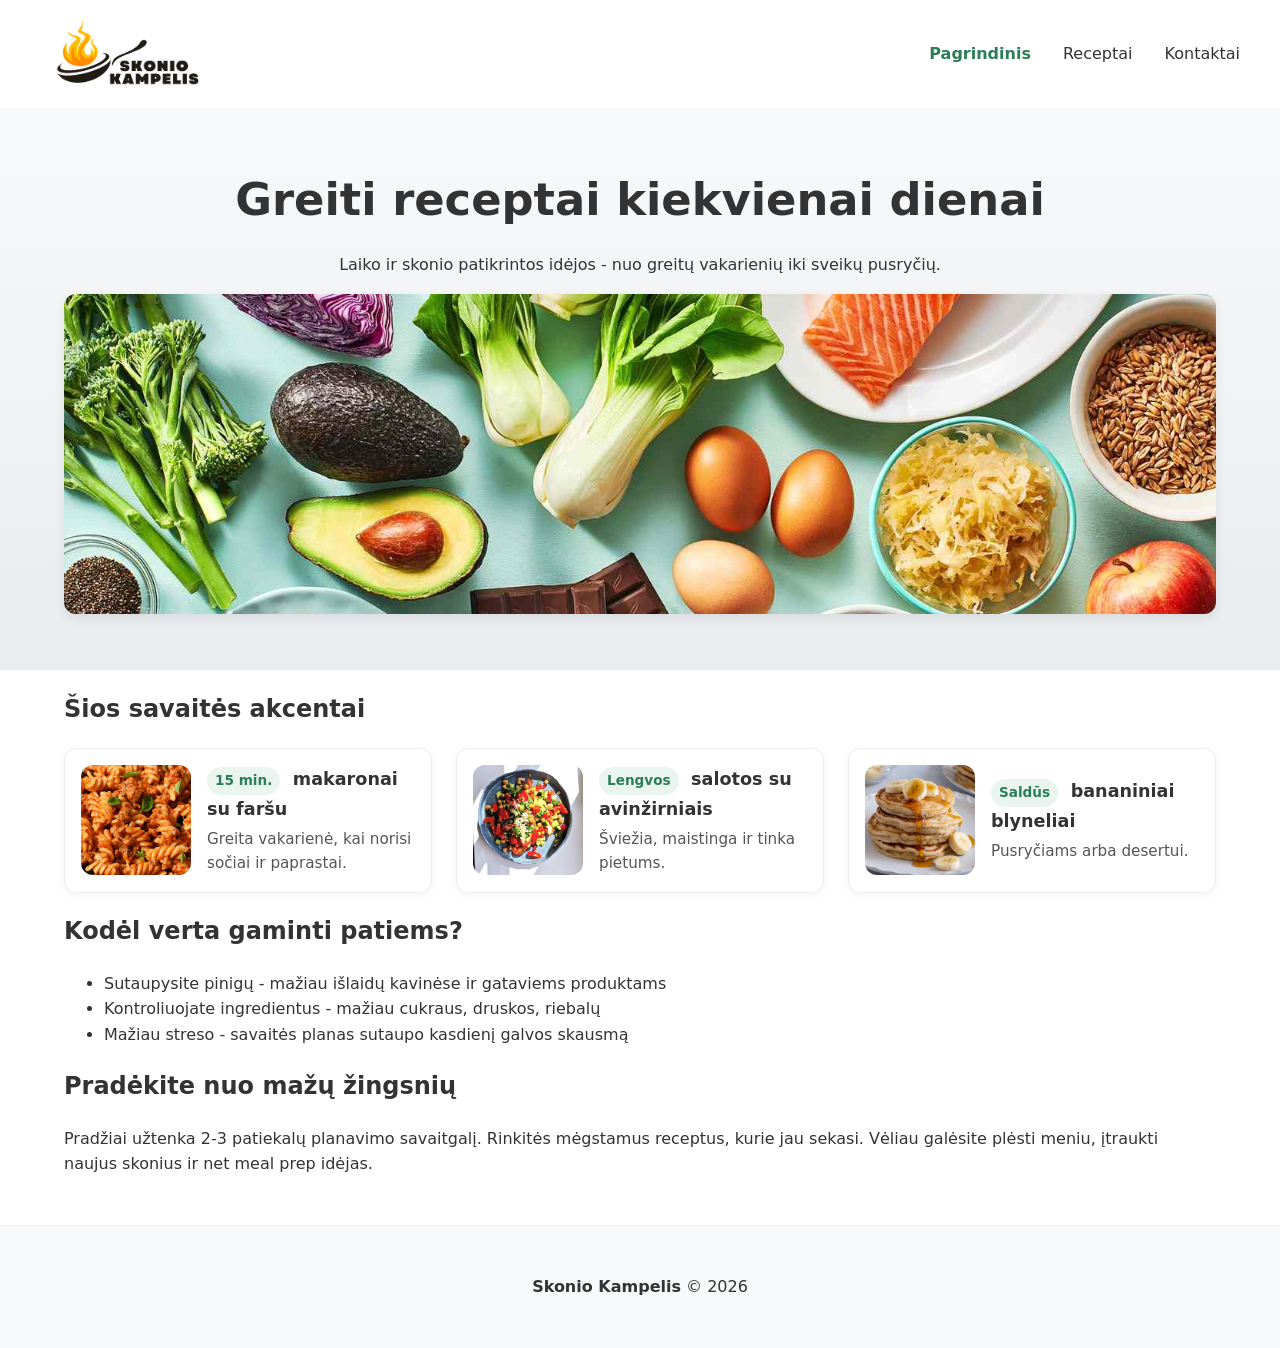
<file: index.html>
<!doctype html>
<html lang="lt">
<head>
  <meta charset="utf-8">
  <meta name="viewport" content="width=device-width, initial-scale=1">
  <title>Skonio Kampelis | Pagrindinis</title>
  <meta name="description" content="Greiti receptai kiekvienai dienai, paprasti patarimai ir skanios idėjos virtuvei.">
  <link rel="stylesheet" href="css/style.css">
</head>
<body>
    <a class="skip-link" href="#main">Praleisti į turinį</a>

    <header>
    <div class="container navbar">
        <a class="brand" href="index.html">
        <img src="img/skonio-kampelis-logo.png" alt="Skonio Kampelis" class="logo">
        </a>
        <nav aria-label="Pagrindinė navigacija">
        <ul>
            <li><a href="index.html" aria-current="page">Pagrindinis</a></li>
            <li><a href="recipes.html">Receptai</a></li>
            <li><a href="contact.html">Kontaktai</a></li>
        </ul>
        </nav>
    </div>
    </header>

    <main id="main">
        
        
        <section class="hero">
            <div class="container">
                <h1>Greiti receptai kiekvienai dienai</h1>
                <p>Laiko ir skonio patikrintos idėjos - nuo greitų vakarienių iki sveikų pusryčių.</p>
                <img class="hero-img" src="img/main_photo.jpg" alt="Švieži ingredientai ant stalo">
            </div>
        </section>

        <section class="section">
            <div class="container">
                <h2>Šios savaitės akcentai</h2>

                <div class="highlights">
                    <a class="highlight-card" href="recipes.html#pasta">
                        <img src="img/pasta.jpg" alt="Makaronai su faršu" class="highlight-img">
                        <div class="highlight-text">
                            <h3><span class="badge">15 min.</span> makaronai su faršu</h3>
                            <p>Greita vakarienė, kai norisi sočiai ir paprastai.</p>
                        </div>
                    </a>

                    <a class="highlight-card" href="recipes.html#salad">
                        <img src="img/salad.jpg" alt="Salotos su avinžirniais" class="highlight-img">
                        <div class="highlight-text">
                            <h3><span class="badge">Lengvos</span> salotos su avinžirniais</h3>
                            <p>Šviežia, maistinga ir tinka pietums.</p>
                        </div>
                    </a>

                    <a class="highlight-card" href="recipes.html#pancakes">
                        <img src="img/pancakes.jpg" alt="Bananiniai blyneliai" class="highlight-img">
                        <div class="highlight-text">
                            <h3><span class="badge">Saldūs</span> bananiniai blyneliai</h3>
                            <p>Pusryčiams arba desertui.</p>
                        </div>
                    </a>
                </div>

            </div>
        </section>


        <section class="section">
            <div class="container">
                <h2>Kodėl verta gaminti patiems?</h2>
                <ul>
                    <li>Sutaupysite pinigų - mažiau išlaidų kavinėse ir gataviems produktams</li>
                    <li>Kontroliuojate ingredientus - mažiau cukraus, druskos, riebalų</li>
                    <li>Mažiau streso - savaitės planas sutaupo kasdienį galvos skausmą</li>
                </ul>
            </div>
        </section>

        <section class="section">
            <div class="container">
                <h2>Pradėkite nuo mažų žingsnių</h2>
                <p>Pradžiai užtenka 2-3 patiekalų planavimo savaitgalį. Rinkitės mėgstamus receptus, kurie jau sekasi. Vėliau galėsite plėsti meniu, įtraukti naujus skonius ir net meal prep idėjas.</p>
            </div>
        </section>
    </main>

    <footer>
        <div class="container">
            <p><strong>Skonio Kampelis</strong> © 2026</p>
        </div>
    </footer>

</body>
</html>
</file>
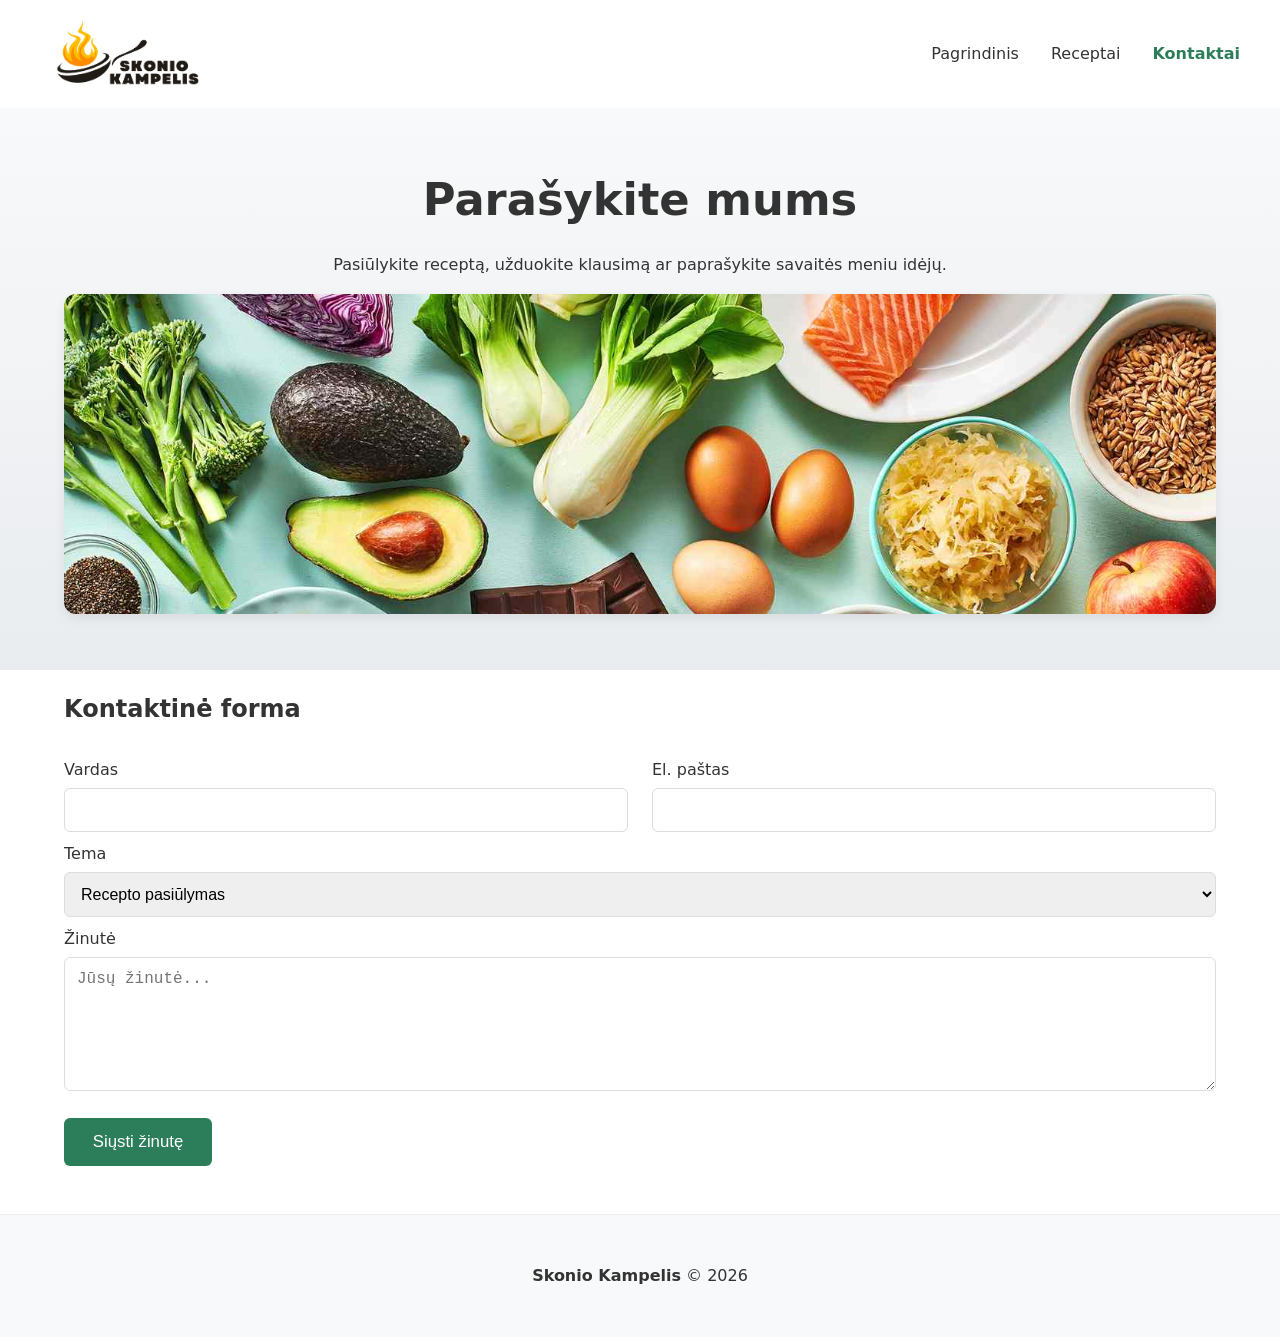
<file: contact.html>
<!doctype html>
<html lang="lt">
<head>
  <meta charset="utf-8">
  <meta name="viewport" content="width=device-width, initial-scale=1">
  <title>Skonio Kampelis | Kontaktai</title>
  <meta name="description" content="Parašykite mums - pasiūlykite receptą, užduokite klausimą ar paprašykite meniu idėjų.">
  <link rel="stylesheet" href="css/style.css">
</head>
<body>
    <a class="skip-link" href="#main">Praleisti į turinį</a>

    <header>
    <div class="container navbar">
        <a class="brand" href="index.html">
        <img src="img/skonio-kampelis-logo.png" alt="Skonio Kampelis" class="logo">
        </a>
        <nav aria-label="Pagrindinė navigacija">
        <ul>
            <li><a href="index.html">Pagrindinis</a></li>
            <li><a href="recipes.html">Receptai</a></li>
            <li><a href="contact.html" aria-current="page">Kontaktai</a></li>
        </ul>
        </nav>
    </div>
    </header>

    <main id="main">
        
        
        <section class="hero">
            <div class="container">
            <h1>Parašykite mums</h1>
            <p>Pasiūlykite receptą, užduokite klausimą ar paprašykite savaitės meniu idėjų.</p>
            <img class="hero-img" src="img/main_photo.jpg" alt="Švieži ingredientai ant stalo">
            </div>
        </section>

        <section class="section">
            <div class="container">
            <h2>Kontaktinė forma</h2>

            <form class="form" method="post" action="#" aria-label="Kontaktinė forma">
                <div class="inline">
                <div>
                    <label for="fullname">Vardas</label>
                    <input id="fullname" name="fullname" type="text" required>
                </div>
                <div>
                    <label for="email">El. paštas</label>
                    <input id="email" name="email" type="email" required>
                </div>
                </div>

                <div>
                <label for="topic">Tema</label>
                <select id="topic" name="topic">
                    <option value="recipe">Recepto pasiūlymas</option>
                    <option value="menu">Savaitės meniu idėja</option>
                    <option value="question">Klausimas / patarimas</option>
                    <option value="other">Kita</option>
                </select>
                </div>

                <div>
                <label for="message">Žinutė</label>
                <textarea id="message" name="message" rows="6" placeholder="Jūsų žinutė..." required></textarea>
                </div>

                <button class="btn" type="submit">Siųsti žinutę</button>
            </form>
            </div>
        </section>
    </main>

    <footer>
    <div class="container">
        <p><strong>Skonio Kampelis</strong> © 2026</p>
    </div>
    </footer>

</body>
</html>
</file>
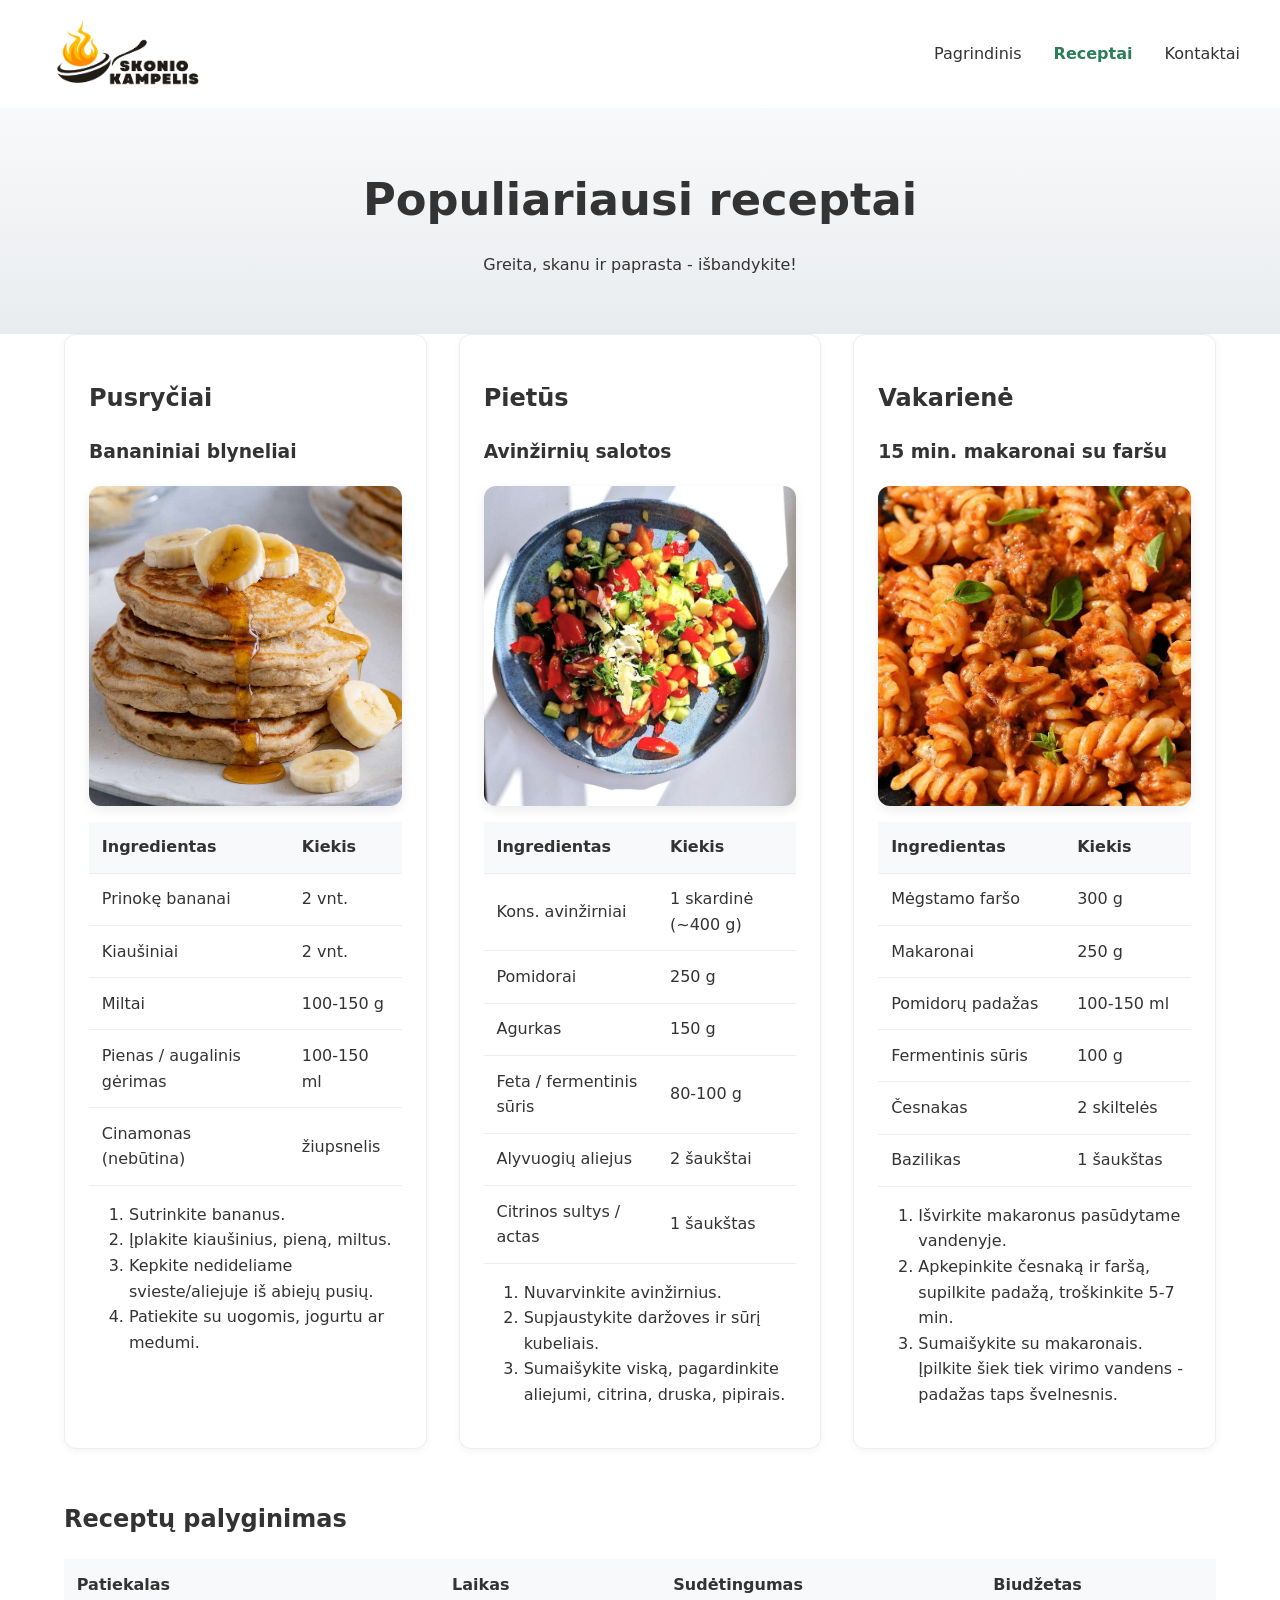
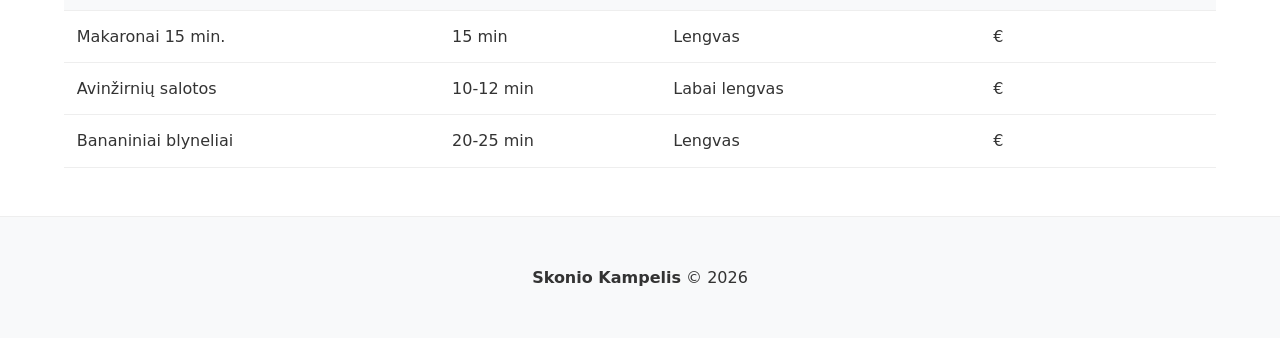
<file: recipes.html>
<!doctype html>
<html lang="lt">
<head>
  <meta charset="utf-8">
  <meta name="viewport" content="width=device-width, initial-scale=1">
  <title>Skonio Kampelis | Receptai</title>
  <meta name="description" content="Greiti ir paprasti receptai: makaronai, salotos, blyneliai su ingredientais ir paruošimo laiku.">
  <link rel="stylesheet" href="css/style.css">
</head>
<body>
    <a class="skip-link" href="#main">Praleisti į turinį</a>

    <header>
        <div class="container navbar">
            <a class="brand" href="index.html">
            <img src="img/skonio-kampelis-logo.png" alt="Skonio Kampelis" class="logo">
            </a>
            <nav aria-label="Pagrindinė navigacija">
            <ul>
                <li><a href="index.html">Pagrindinis</a></li>
                <li><a href="recipes.html" aria-current="page">Receptai</a></li>
                <li><a href="contact.html">Kontaktai</a></li>
            </ul>
            </nav>
        </div>
    </header>

    <main id="main">
        
        <section class="hero">
            <div class="container">
            <h1>Populiariausi receptai</h1>
            <p>Greita, skanu ir paprasta - išbandykite!</p>
            </div>
        </section>

        <section class="section">
            <div class="container grid3">
                <h2 id="recipes-list" class="visually-hidden">Receptai</h2>

                <article>
                    <h2>Pusryčiai</h2>
                    <h3>Bananiniai blyneliai</h3>
                    <img src="img/pancakes.jpg" alt="Bananiniai blyneliai lėkštėje" class="recipe-img">
                    
                    <table>
                        <tr><th>Ingredientas</th><th>Kiekis</th></tr>
                        <tr><td>Prinokę bananai</td><td>2 vnt.</td></tr>
                        <tr><td>Kiaušiniai</td><td>2 vnt.</td></tr>
                        <tr><td>Miltai</td><td>100-150 g</td></tr>
                        <tr><td>Pienas / augalinis gėrimas</td><td>100-150 ml</td></tr>
                        <tr><td>Cinamonas (nebūtina)</td><td>žiupsnelis</td></tr>
                    </table>
                    <ol>
                        <li>Sutrinkite bananus.</li>
                        <li>Įplakite kiaušinius, pieną, miltus.</li>
                        <li>Kepkite nedideliame svieste/aliejuje iš abiejų pusių.</li>
                        <li>Patiekite su uogomis, jogurtu ar medumi.</li>
                    </ol>
                </article>     

                <article>
                    <h2>Pietūs</h2>
                    <h3>Avinžirnių salotos</h3>
                    <img src="img/salad.jpg" alt="Avinžirnių salotos su daržovėmis" class="recipe-img">
                    
                    <table>
                        <tr><th>Ingredientas</th><th>Kiekis</th></tr>
                        <tr><td>Kons. avinžirniai</td><td>1 skardinė (~400 g)</td></tr>
                        <tr><td>Pomidorai</td><td>250 g</td></tr>
                        <tr><td>Agurkas</td><td>150 g</td></tr>
                        <tr><td>Feta / fermentinis sūris</td><td>80-100 g</td></tr>
                        <tr><td>Alyvuogių aliejus</td><td>2 šaukštai</td></tr>
                        <tr><td>Citrinos sultys / actas</td><td>1 šaukštas</td></tr>
                    </table>
                    <ol>
                        <li>Nuvarvinkite avinžirnius.</li>
                        <li>Supjaustykite daržoves ir sūrį kubeliais.</li>
                        <li>Sumaišykite viską, pagardinkite aliejumi, citrina, druska, pipirais.</li>
                    </ol>
                </article>

                <article>
                    <h2>Vakarienė</h2>
                    <h3>15 min. makaronai su faršu</h3>
                    <img src="img/pasta.jpg" alt="Makaronai su faršu ir pomidorų padažu" class="recipe-img">

                    <table>
                        <tr><th>Ingredientas</th><th>Kiekis</th></tr>
                        <tr><td>Mėgstamo faršo</td><td>300 g</td></tr>
                        <tr><td>Makaronai</td><td>250 g</td></tr>
                        <tr><td>Pomidorų padažas</td><td>100-150 ml</td></tr>
                        <tr><td>Fermentinis sūris</td><td>100 g</td></tr>
                        <tr><td>Česnakas</td><td>2 skiltelės</td></tr>
                        <tr><td>Bazilikas</td><td>1 šaukštas</td></tr>
                    </table>
                    <ol>
                        <li>Išvirkite makaronus pasūdytame vandenyje.</li>
                        <li>Apkepinkite česnaką ir faršą, supilkite padažą, troškinkite 5-7 min.</li>
                        <li>Sumaišykite su makaronais. Įpilkite šiek tiek virimo vandens - padažas taps švelnesnis.</li>
                    </ol>
                </article>

            </div>
        </section>

        <section class="section">
            <div class="container">
                <h2>Receptų palyginimas</h2>
                <table>
                    <thead>
                    <tr>
                        <th>Patiekalas</th>
                        <th>Laikas</th>
                        <th>Sudėtingumas</th>
                        <th>Biudžetas</th>
                    </tr>
                    </thead>
                    <tbody>
                        <tr><td>Makaronai 15 min.</td><td>15 min</td><td>Lengvas</td><td>€</td></tr>
                        <tr><td>Avinžirnių salotos</td><td>10-12 min</td><td>Labai lengvas</td><td>€</td></tr>
                        <tr><td>Bananiniai blyneliai</td><td>20-25 min</td><td>Lengvas</td><td>€</td></tr>
                    </tbody>
                </table>
            </div>
        </section>
    </main>

    <footer>
        <div class="container">
            <p><strong>Skonio Kampelis</strong> © 2026</p>
        </div>
    </footer>

</body>
</html>
</file>
<file: css/style.css>
/* RESET IR BENDRI NUSTATYMAI
    
   Čia nustatomi baziniai stiliai, kad užtikrintume nuoseklumą visose naršyklėse.
   - Box-sizing: border-box; - kad padding ir border būtų įskaičiuoti į elemento plotį/aukštį.
   - Body stiliai: šriftas, spalvos, fonas.
*/

/* Bazinis reset */
* { box-sizing: border-box; }

/* Bendri nustatymai */
body {
  margin: 0;
  font-family: system-ui, -apple-system, sans-serif;
  line-height: 1.6;
  color: #333;
  background: #fff;
}

/* Paveikslėliai */
img {
  max-width: 100%;
  height: auto;
  display: block;
}

/* LAYOUT IR KONTEINERIAI
    
   Čia aprašomi pagrindiniai maketo elementai, kaip konteineris, grid'ai.
   - .container: riboja turinio plotį ir centravimas.
   - .grid3: grid layout receptų kortelėms.
*/

/* Pagrindinis konteineris */
.container {
  max-width: 1200px;
  margin: 0 auto;
  padding: 0 1.5rem;
}

/* Grid 3 stulpeliams */
.grid3 {
  display: grid;
  grid-template-columns: repeat(auto-fit, minmax(340px, 1fr));
  gap: 2rem;
}

/* NAVIGACIJA

    Čia stilizuojama navigacijos juosta.
    - .navbar: flex layout navigacijai.
    - nav ul: sąrašo stiliai.
    - Nuorodos: spalvos, hover efektai, aktyvi būsena.
*/

/* Navigacijos konteineris */
.navbar {
  display: flex;
  justify-content: space-between;
  align-items: center;
  padding: 1.2rem 0;
}

.brand { 
  display: inline-flex;
  align-items: center;
  gap: 0.75rem;
}

.logo {
  height: 70px;
  width: auto;
}

/* Navigacijos sąrašas */
nav ul {
  display: flex;
  list-style: none;
  gap: 2rem;
  margin: 0;
  padding: 0;
}

/* Navigacijos nuorodos */
nav a {
  text-decoration: none;
  color: #333;
  font-weight: 500;
  transition: color 0.2s ease;
}

nav a:hover {
  color: #2c7d59;
  text-decoration: underline;
}

nav a[aria-current="page"] { 
    color: #2c7d59; 
    font-weight: 600; 
}

/* HERO SEKCIJA

   Čia stilizuojama hero sekcija (pagrindinis blokas su antrašte ir paveikslėliu).
   - .hero: fonas, padding, centravimas.
   - .hero h1: antraštės dydis.
   - .hero-img: paveikslėlio stiliai su fiksuotu aukščiu.
*/

/* Hero blokas */
.hero {
  background: linear-gradient(to bottom, #f8f9fa, #e9ecef);
  padding: 3rem 0 2.5rem;
  text-align: center;
}

/* Hero antraštė */
.hero h1 {
  font-size: 2.8rem;
  margin: 0.5rem 0 1rem;
}

/* Hero paveikslėlis */
.hero-img, .recipe-img {
  width: 100%;
  height: 320px;
  object-fit: cover;
  object-position: center;
  border-radius: 12px;
  box-shadow: 0 4px 12px rgba(0,0,0,0.08);
  margin: 1rem 0;
}

/* TURINIO KOMPONENTAI
    
   Čia stilizuojami specifiniai komponentai, kaip article, lentelės, formos.
   - article: receptų kortelės.
   - table: lentelių stiliai.
   - .form: formos elementai.
*/

/* Receptų kortelės (article) */
article {
  background: #fff;
  border: 1px solid #eee;
  border-radius: 12px;
  padding: 1.5rem;
  margin-bottom: 2rem;
  box-shadow: 0 2px 8px rgba(0,0,0,0.05);
}

/* Lentelės */
table {
  width: 100%;
  border-collapse: collapse;
  margin: 1rem 0;
}

th, td {
  padding: 0.8rem;
  text-align: left;
  border-bottom: 1px solid #eee;
}

th { background: #f8f9fa; }

/* Forma */
.form label { 
    display: block; 
    margin: 0.6rem 0 0.3rem; 
    font-weight: 500; 
}

.form input, .form select, .form textarea {
  width: 100%;
  padding: 0.75rem;
  border: 1px solid #ddd;
  border-radius: 6px;
  font-size: 1rem;
}

.form .inline { 
    display: grid; 
    grid-template-columns: 1fr 1fr; 
    gap: 1.5rem; 
}

.form .btn {
  background: #2c7d59;
  color: white;
  border: none;
  padding: 0.9rem 1.8rem;
  border-radius: 6px;
  font-size: 1.05rem;
  cursor: pointer;
  margin-top: 1.2rem;
}

.form .btn:hover { 
    background: #236647; 
}

/* HIGHLIGHTS SEKCIJA
   
   Čia stilizuojamos receptų rekomendacijų kortelės su paveikslėliais.
   - .highlights: grid išdėstymas kortelėms.
   - .highlight-card: kortelės dizainas.
*/

/* Highlights section */
.highlights{
  display: grid;
  grid-template-columns: repeat(auto-fit, minmax(260px, 1fr));
  gap: 1.5rem;
  margin-top: 1rem;
}

.highlight-card{
  display: grid;
  grid-template-columns: 110px 1fr;
  gap: 1rem;
  align-items: center;
  padding: 1rem;
  border: 1px solid #eee;
  border-radius: 12px;
  background: #fff;
  text-decoration: none;
  color: inherit;
  box-shadow: 0 2px 8px rgba(0,0,0,0.05);
  transition: transform 0.15s ease, box-shadow 0.15s ease;
}

.highlight-card:hover{
  transform: translateY(-2px);
  box-shadow: 0 6px 18px rgba(0,0,0,0.10);
}

.highlight-img{
  width: 110px;
  height: 110px;
  object-fit: cover;
  border-radius: 12px;
  display: block;
}

.highlight-text h3{
  margin: 0 0 0.25rem;
  font-size: 1.1rem;
}

.highlight-text p{
  margin: 0;
  color: #555;
  font-size: 0.95rem;
}

.badge{
  display: inline-block;
  padding: 0.2rem 0.5rem;
  border-radius: 999px;
  background: #eaf5ef;
  color: #2c7d59;
  font-weight: 700;
  font-size: 0.85rem;
  margin-right: 0.4rem;
}

.more-ideas{
  margin-top: 1rem;
}

/* FOOTER
    
   Čia stilizuojamas puslapio apačios blokas.
   - footer: fonas, centravimas, border.
*/
footer {
  background: #f8f9fa;
  text-align: center;
  padding: 2rem 0;
  margin-top: 3rem;
  border-top: 1px solid #eee;
}

/* PRIEINAMUMAS (ACCESSIBILITY)
   
   Čia pridėti stiliai prieinamumui gerinti.
   - .skip-link: praleidimo nuoroda klaviatūros vartotojams.
   - Fokusavimo stiliai: outline elementams.
*/

/* Praleidimo nuoroda */
.skip-link {
  position: absolute;
  left: -999px;
  top: 10px;
  background: #fff;
  border: 1px solid #ddd;
  padding: 0.5rem 0.75rem;
  border-radius: 6px;
}
.skip-link:focus { 
    left: 10px; 
}

/* Fokusavimo stiliai */
a:focus-visible, 
button:focus-visible, 
input:focus-visible, 
select:focus-visible, 
textarea:focus-visible {
  outline: 3px solid #2c7d59;
  outline-offset: 2px;
}

/* Paslėptas tekstas ekrano skaitytuvams */
.visually-hidden{
  position:absolute;
  width:1px;
  height:1px;
  padding:0;
  margin:-1px;
  overflow:hidden;
  clip:rect(0,0,0,0);
  white-space:nowrap;
  border:0;
}

/* RESPONSIVE DIZAINAS (MEDIA QUERIES)
    
   Čia pritaikomi stiliai mažesniems ekranams (pvz., mobiliesiems).
   - @media (max-width: 720px): keičiami grid'ai, padding'ai.
*/
@media (max-width: 720px) {
  .form .inline { grid-template-columns: 1fr; }
  nav ul { gap: 1rem; flex-wrap: wrap; }
  .hero { padding: 3rem 0 2.5rem; }
  .hero h1 { font-size: 2rem; }
}

/* Mobile tweak */
@media (max-width: 520px){
  .highlight-card{
    grid-template-columns: 1fr;
  }
  .highlight-img{
    width: 100%;
    height: 180px;
  }
}
</file>
